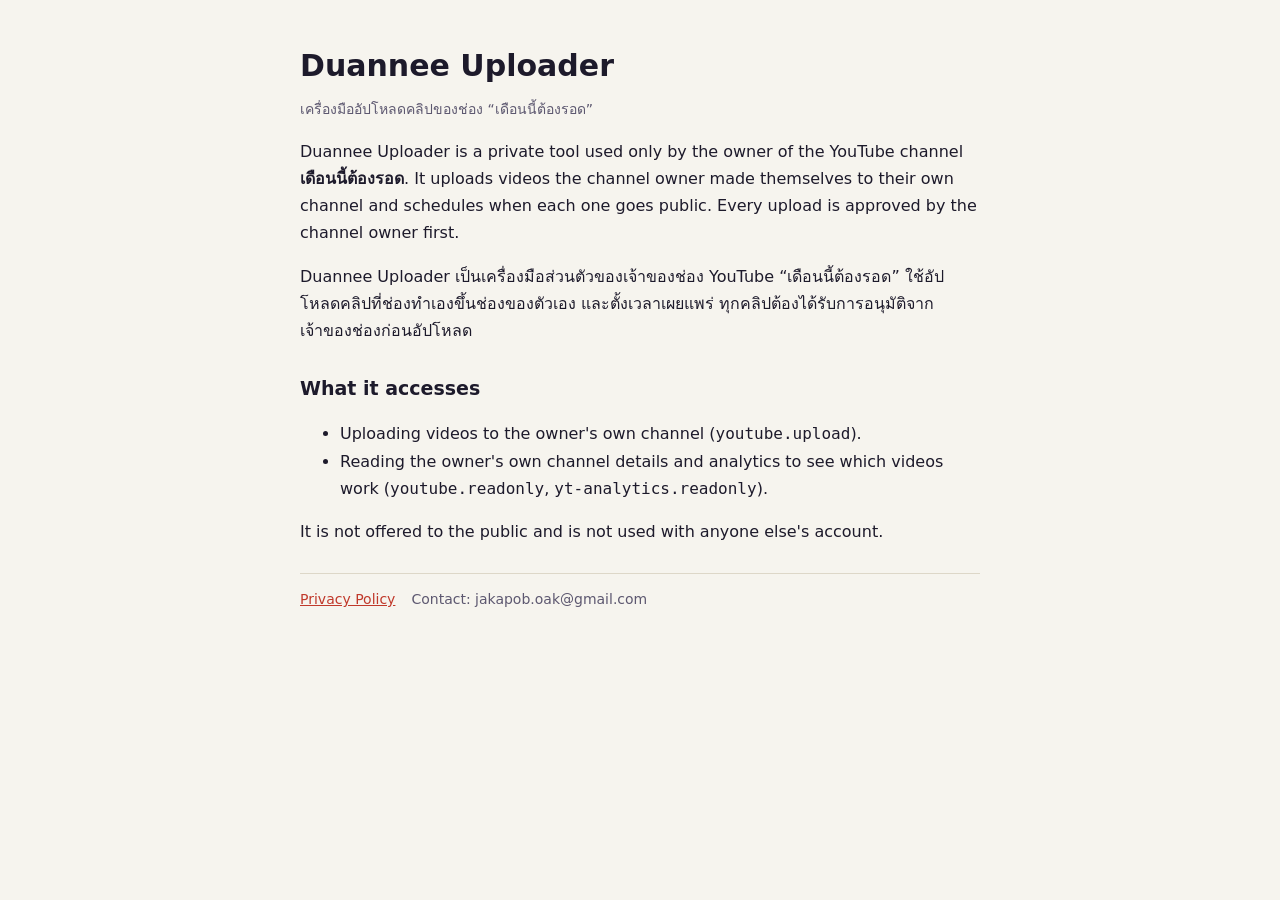
<file: index.html>
<!doctype html><html lang="en"><head><meta charset="utf-8"><meta name="viewport" content="width=device-width,initial-scale=1">
<title>Duannee Uploader</title><meta name="google-site-verification" content="cFqzH5WDG_xMxjSSqc4EAU82hlg4hwPhKlsMMf0yH0Y" /><link rel="stylesheet" href="style.css"></head><body><main>
<h1>Duannee Uploader</h1>
<p class="muted">เครื่องมืออัปโหลดคลิปของช่อง “เดือนนี้ต้องรอด”</p>
<p>Duannee Uploader is a private tool used only by the owner of the YouTube channel <strong>เดือนนี้ต้องรอด</strong>.
It uploads videos the channel owner made themselves to their own channel and schedules when each one goes public.
Every upload is approved by the channel owner first.</p>
<p>Duannee Uploader เป็นเครื่องมือส่วนตัวของเจ้าของช่อง YouTube “เดือนนี้ต้องรอด” ใช้อัปโหลดคลิปที่ช่องทำเองขึ้นช่องของตัวเอง
และตั้งเวลาเผยแพร่ ทุกคลิปต้องได้รับการอนุมัติจากเจ้าของช่องก่อนอัปโหลด</p>
<h2>What it accesses</h2>
<ul><li>Uploading videos to the owner's own channel (<code>youtube.upload</code>).</li>
<li>Reading the owner's own channel details and analytics to see which videos work (<code>youtube.readonly</code>, <code>yt-analytics.readonly</code>).</li></ul>
<p>It is not offered to the public and is not used with anyone else's account.</p>
<nav><a href="privacy.html">Privacy Policy</a><span class="muted">Contact: jakapob.oak@gmail.com</span></nav>
</main></body></html>
</file>
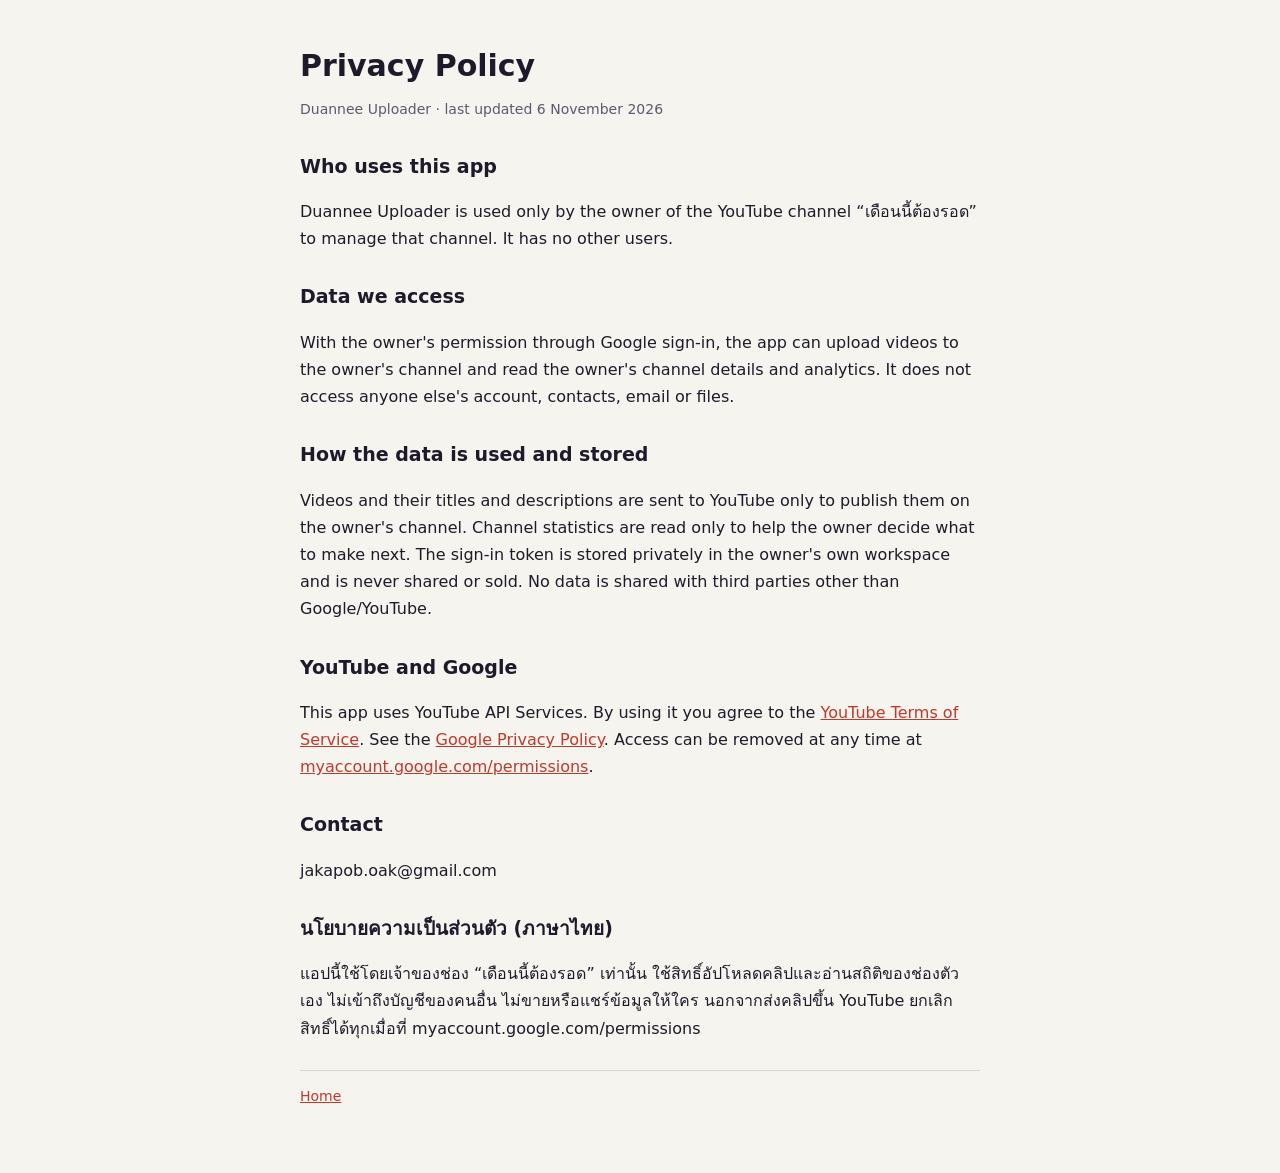
<file: privacy.html>
<!doctype html><html lang="en"><head><meta charset="utf-8"><meta name="viewport" content="width=device-width,initial-scale=1">
<title>Privacy Policy — Duannee Uploader</title><link rel="stylesheet" href="style.css"></head><body><main>
<h1>Privacy Policy</h1>
<p class="muted">Duannee Uploader · last updated 6 November 2026</p>
<h2>Who uses this app</h2>
<p>Duannee Uploader is used only by the owner of the YouTube channel “เดือนนี้ต้องรอด” to manage that channel. It has no other users.</p>
<h2>Data we access</h2>
<p>With the owner's permission through Google sign-in, the app can upload videos to the owner's channel and read the owner's channel
details and analytics. It does not access anyone else's account, contacts, email or files.</p>
<h2>How the data is used and stored</h2>
<p>Videos and their titles and descriptions are sent to YouTube only to publish them on the owner's channel. Channel statistics are read
only to help the owner decide what to make next. The sign-in token is stored privately in the owner's own workspace and is never shared
or sold. No data is shared with third parties other than Google/YouTube.</p>
<h2>YouTube and Google</h2>
<p>This app uses YouTube API Services. By using it you agree to the <a href="https://www.youtube.com/t/terms">YouTube Terms of Service</a>.
See the <a href="https://policies.google.com/privacy">Google Privacy Policy</a>. Access can be removed at any time at
<a href="https://myaccount.google.com/permissions">myaccount.google.com/permissions</a>.</p>
<h2>Contact</h2>
<p>jakapob.oak@gmail.com</p>
<h2>นโยบายความเป็นส่วนตัว (ภาษาไทย)</h2>
<p>แอปนี้ใช้โดยเจ้าของช่อง “เดือนนี้ต้องรอด” เท่านั้น ใช้สิทธิ์อัปโหลดคลิปและอ่านสถิติของช่องตัวเอง ไม่เข้าถึงบัญชีของคนอื่น
ไม่ขายหรือแชร์ข้อมูลให้ใคร นอกจากส่งคลิปขึ้น YouTube ยกเลิกสิทธิ์ได้ทุกเมื่อที่ myaccount.google.com/permissions</p>
<nav><a href="index.html">Home</a></nav>
</main></body></html>
</file>
<file: style.css>
:root{--bg:#f6f4ee;--ink:#1d1a2b;--muted:#5d5870;--accent:#c0392b;--line:#ddd7c8}
@media (prefers-color-scheme:dark){:root{--bg:#14172b;--ink:#eceaf6;--muted:#a29fb8;--accent:#ff6b5e;--line:#2e3260}}
body{margin:0;background:var(--bg);color:var(--ink);font:16px/1.7 system-ui,-apple-system,"Segoe UI","Noto Sans Thai",sans-serif}
main{max-width:680px;margin:0 auto;padding:48px 20px 64px}
h1{font-size:30px;line-height:1.2;margin:0 0 6px}h2{font-size:19px;margin:28px 0 6px}
p,li{color:var(--ink)}.muted{color:var(--muted);font-size:14px}a{color:var(--accent)}
nav{display:flex;gap:16px;margin-top:28px;border-top:1px solid var(--line);padding-top:14px;font-size:14px}
</file>
